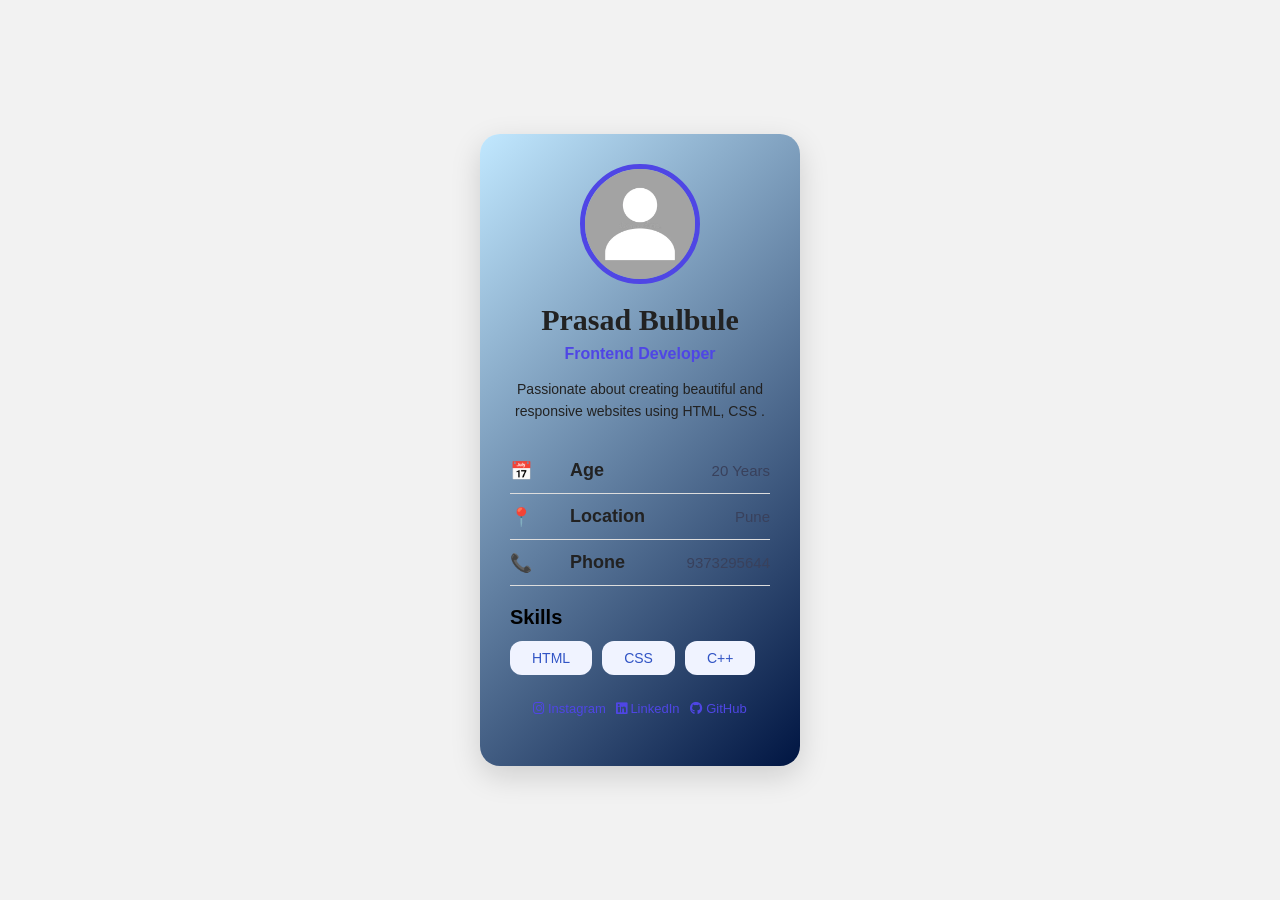
<file: PortFolio Card/Card.html>
<!DOCTYPE html>
<html lang="en">
<head>
    <meta charset="UTF-8">
    <meta name="viewport" content="width=device-width, initial-scale=1.0">
    <title>Document</title>
    <link rel="stylesheet" href="Card.css">
    <link rel="stylesheet" href="https://cdnjs.cloudflare.com/ajax/libs/font-awesome/6.5.2/css/all.min.css">
</head>
<body>
    <div class="card">
        <img src="./Profile.jpg"class="Profile">
        <h2>Prasad Bulbule</h2>
        <p class="role">Frontend Developer</p>
        <p class="bio">Passionate about creating beautiful and responsive websites
            using HTML, CSS .</p>
            <div class="info-section">
                <div class="info-row">
                    <span class="icon">📅</span>
                    <span class="label">Age</span>
                    <span class="value">20 Years</span>
                </div>
                <div class="info-row">
                    <span class="icon">📍</span>
                    <span class="label">Location</span>
                    <span class="value">Pune</span>
                </div>


                <div class="info-row">
                    <span class="icon">📞</span>
                    <span class="label">Phone</span>
                    <span class="value">9373295644</span>
                </div>
                 
                <h3>Skills</h3>
                <div class="skills">
                    <span>HTML</span>
                    <span>CSS</span>
                    <span>C++</span>
                    
                </div>
            </div>

           <div class="social">
    <a href="#"><i class="fa-brands fa-instagram"></i> Instagram</a>
    <a href="#"><i class="fa-brands fa-linkedin"></i> LinkedIn</a>
    <a href="#"><i class="fa-brands fa-github"></i> GitHub</a>
</div>
    </div>
</body>
</html>
</file>
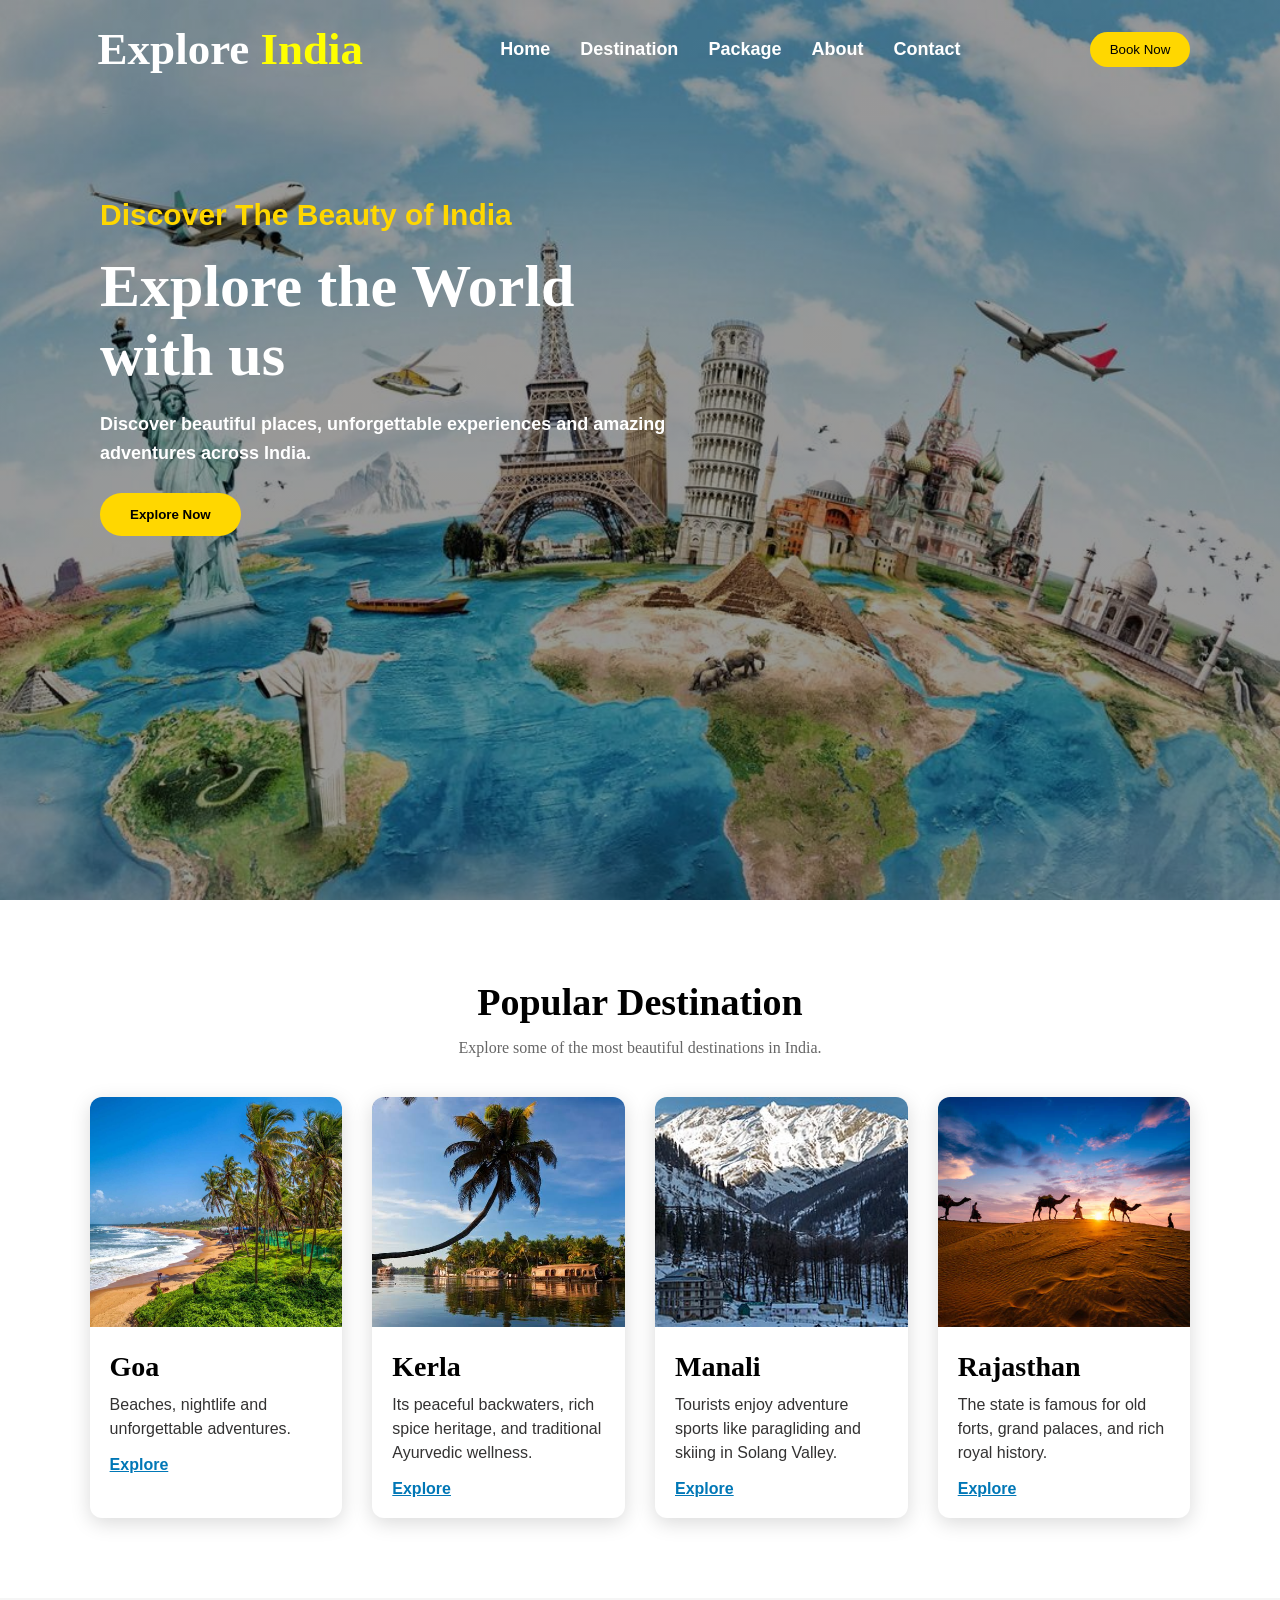
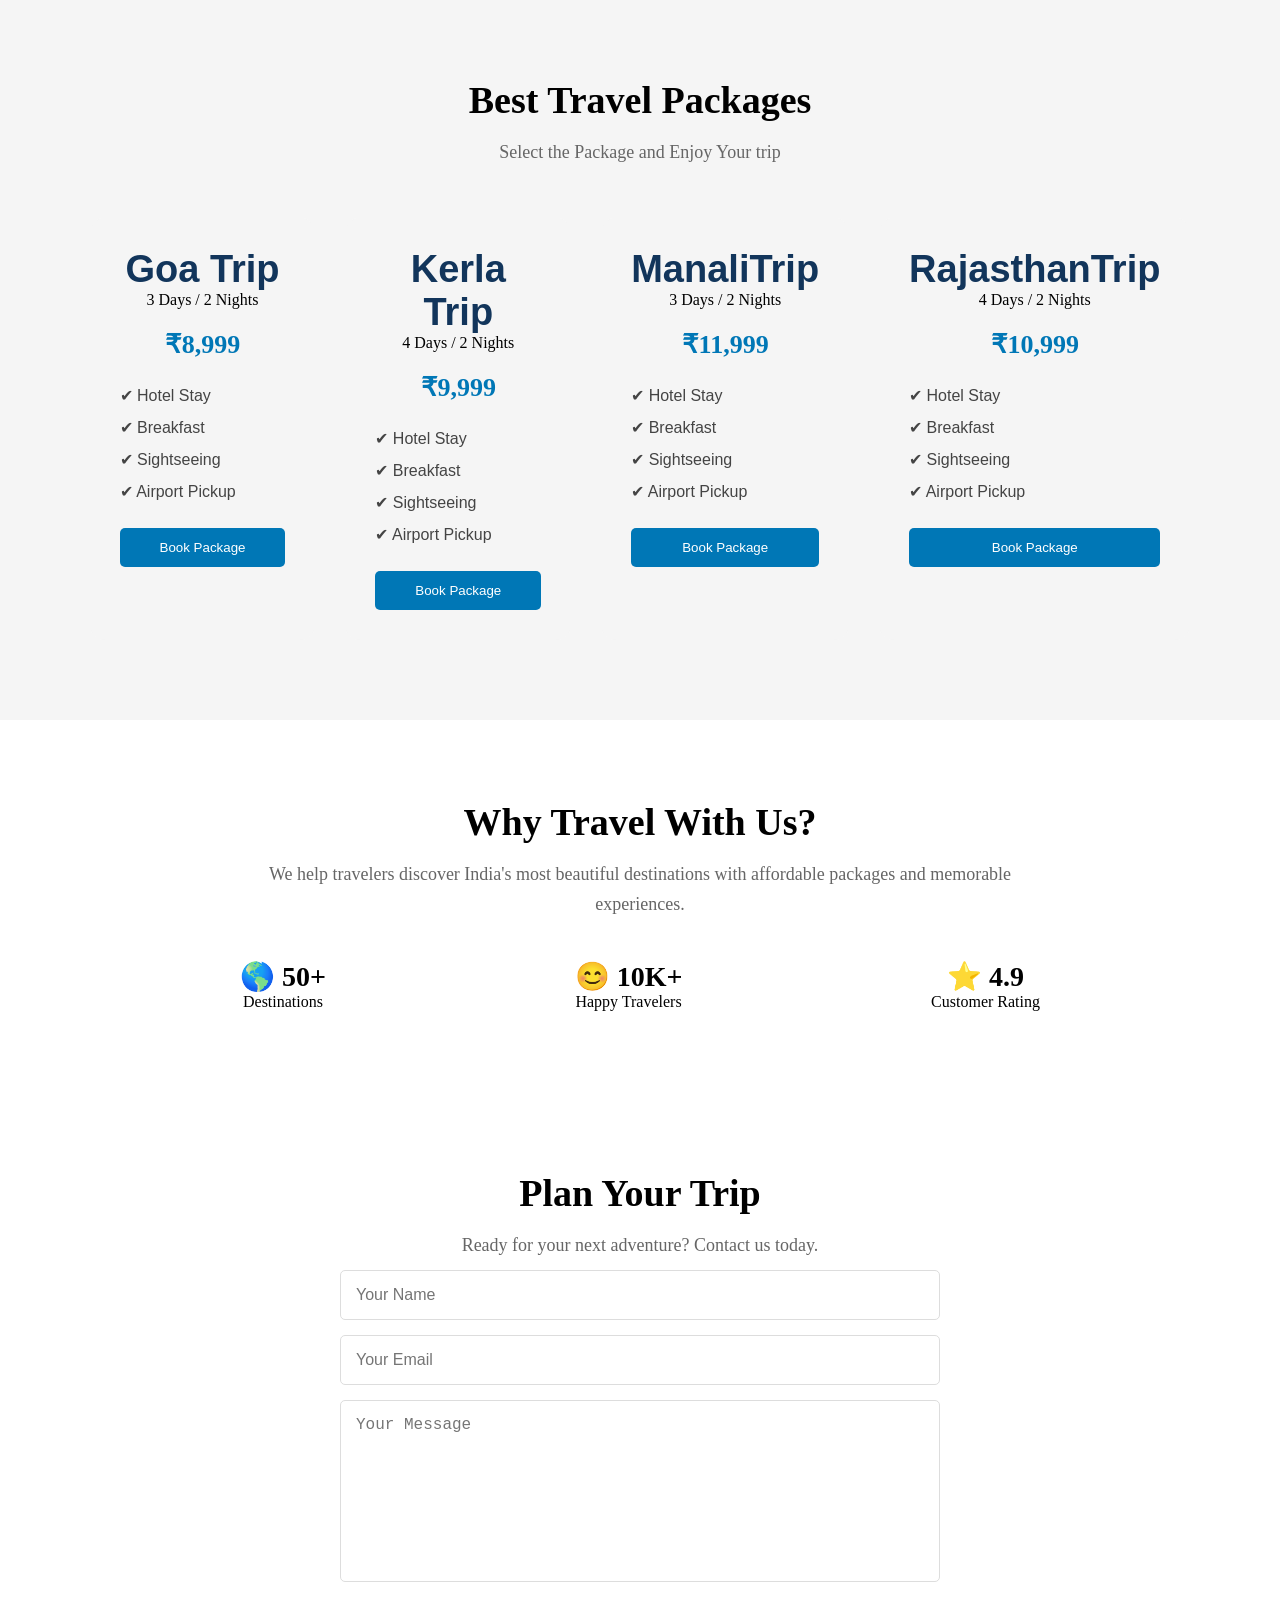
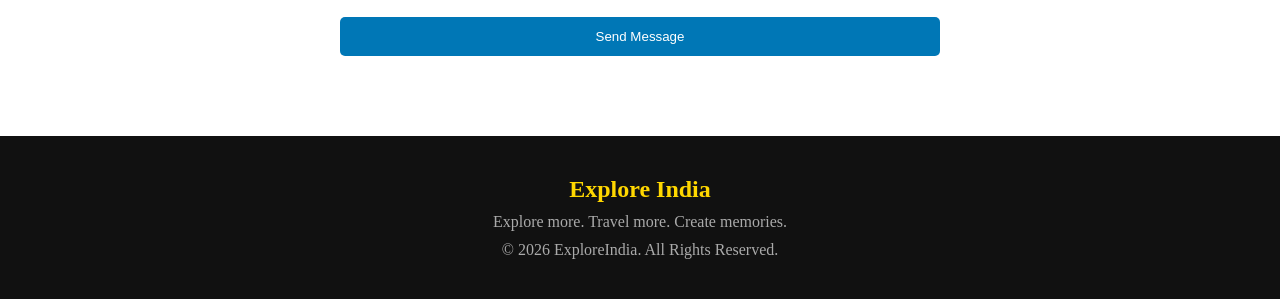
<file: TravelWeb/Travel.html>
<!DOCTYPE html>
<html lang="en">
<head>
    <meta charset="UTF-8">
    <meta name="viewport" content="width=device-width, initial-scale=1.0">
    <title>Document</title>
    <link rel="stylesheet" href="TravelStyle.css">
   
</head>
<body>
    <header>
      
        <nav class="navbar">
            
            <div class="logo">
               <h2> Explore <span>India</span></h2>
             </div>  
           
                 <ul class="nav-link" >
                <a href="#">Home</a></li>
                <a href="#destination">Destination</a>
                <a href="#package">Package</a>
                <a href="#about">About</a>
                 <a href="#contact">Contact</a>
            </ul>
            <button class="book-btn">Book Now</button>
        </nav>
    
    <div class="box">

    </div>
     <section  class="hero">

        <div class="hero-content">
            <p>Discover The Beauty of India</p>
            <h3>Explore the World <br> with us</h3>
            <p class="hero-text">
                Discover beautiful places, unforgettable experiences
                and amazing adventures across India.
            </p>
            <button class="explore-btn">
                Explore Now
            </button>
        </div>
     </section> 
</header>

<section id="destination" class="destinations">
    <h2>Popular Destination</h2>
    <p class="section-text ">Explore some of the most beautiful destinations in India.</p>
    <div class="destination-container">
        <div class="destination-card">
            <img src="./goa.jpg" alt="Goa">
            <div class="card-content">
                <h3>Goa</h3>
                <p>Beaches, nightlife and unforgettable adventures.</p>
                <a href="#">Explore</a>
            </div>
        </div>
        <div class="destination-card">
            <img src="./kerla.jpg" alt="Kerla">
            <div class="card-content">
                <h3>Kerla</h3>
                <p> Its peaceful backwaters, rich spice heritage, and traditional Ayurvedic wellness.</p>
                <a href="#">Explore</a>
            </div>
        </div>
        <div class="destination-card">
            <img src="./manali.jpg" alt="Manali">
            <div class="card-content">
                <h3>Manali</h3>
                <p>Tourists enjoy adventure sports like paragliding and skiing in Solang Valley.</p>
                <a href="#">Explore</a>
            </div>
        </div>
        <div class="destination-card">
            <img src="./rajasthan.jpg" alt="Rajasthan">
            <div class="card-content">
                <h3>Rajasthan</h3>
                <p>The state is famous for old forts, grand palaces, and rich royal history.</p>
                <a href="#">Explore</a>
            </div>
        </div>
    </div>
</section>

<section id="package" class="packages">
    <h2>Best Travel Packages</h2>
     <p>Select the Package and Enjoy Your trip</p>
     <div class="packages-container">
        <div class="packages-card">
             <h3>Goa Trip</h3>
                <p>3 Days / 2 Nights</p>
                <h4>₹8,999</h4>
                 <ul>
                    <li>✔ Hotel Stay</li>
                    <li>✔ Breakfast</li>
                    <li>✔ Sightseeing</li>
                    <li>✔ Airport Pickup</li>
                </ul>

                <button>Book Package</button>
        </div>
        <div class="packages-card">
             <h3>Kerla Trip</h3>
                <p>4 Days / 2 Nights</p>
                <h4>₹9,999</h4>
                 <ul>
                    <li>✔ Hotel Stay</li>
                    <li>✔ Breakfast</li>
                    <li>✔ Sightseeing</li>
                    <li>✔ Airport Pickup</li>
                </ul>

                <button>Book Package</button>
        </div>
        <div class="packages-card">
             <h3>ManaliTrip</h3>
                <p>3 Days / 2 Nights</p>
                <h4>₹11,999</h4>
                 <ul>
                    <li>✔ Hotel Stay</li>
                    <li>✔ Breakfast</li>
                    <li>✔ Sightseeing</li>
                    <li>✔ Airport Pickup</li>
                </ul>

                <button>Book Package</button>
        </div>
        <div class="packages-card">
             <h3>RajasthanTrip</h3>
                <p>4 Days / 2 Nights</p>
                <h4>₹10,999</h4>
                 <ul>
                    <li>✔ Hotel Stay</li>
                    <li>✔ Breakfast</li>
                    <li>✔ Sightseeing</li>
                    <li>✔ Airport Pickup</li>
                </ul>

                <button>Book Package</button>
        </div>
     </div>
</section>

<section id="about" class="about">
    <div class="about-content">
        <h2>Why Travel With Us?</h2>
        <p> We help travelers discover India's most beautiful
                destinations with affordable packages and memorable
                experiences.</p>
                <div class="features">
                    <div>
                        <h3>🌎 50+</h3>
                        <p>Destinations</p>
                    </div>
                     <div>
                        <h3>😊 10K+</h3>
                        <p>Happy Travelers</p>
                    </div>
                     <div>
                        <h3>⭐ 4.9</h3>
                        <p>Customer Rating</p>
                    </div>
                </div>
    </div>
</section>

<section id="contact" class="contact">
    <h2>Plan Your Trip</h2>
    <p> Ready for your next adventure?
            Contact us today.</p>
            <form>
                <input type="text" placeholder="Your Name">
                <input type="email" placeholder="Your Email">
                <textarea placeholder="Your Message"></textarea>

                <button type="submit">
                Send Message
            </button>
            </form>
</section>
<footer>
    <h2>Explore India</h2>
    <p>Explore more. Travel more. Create memories.</p>
    <p>© 2026 ExploreIndia. All Rights Reserved.</p>
</footer>
</body>
</html>
</file>
<file: PortFolio Card/Card.css>
*{
    margin: 0;
    padding: 0;
    box-sizing: border-box;
}
body{
    height: 100vh;
    display: flex;
    justify-content: center;
    align-items: center;
    background: #f2f2f2;
    font-family: Arial, sans-serif;
    
}
.card{
    width: 320px;
    padding: 30px;
    text-align: center;
     background: linear-gradient(135deg, #C1E8FF, #001542);
    border-radius: 20px;
    box-shadow: 0 10px 30px rgba(0, 0, 0, 0.15);

}
.Profile{
    height: 120px;
    width: 120px;
    border-radius: 50%;
    border: 5px solid #4f46e5;
    margin-bottom: 15px;
}
.card h2{
    font-size: 30px;
    font-family: 'Playfair Display', serif;
    font-weight: 700;
    margin-bottom: 8px;
    color: #222;
}
.role{
    margin-bottom: 15px;
    color: #4f46e5;
    font-size: 16px;
    font-weight: bold;
}
.bio{
    color: #222;
    font-size: 14px;
    font-family: Arial, Helvetica, sans-serif;
    line-height: 1.6;
    margin-bottom: 20px;
}
.social{
    display: flex;
    justify-content: center;
    gap:10px;
    margin-bottom: 20px;
}
.social a {
     text-decoration: none;
    color: #4f46e5;
    font-size: 13px;
}
.social a:hover{
     color: #222;
}
.info-section{
    width: 100%;
    margin: 26px auto;
    text-align: left;
}
.info-row{
    display: flex;
    align-items: center;
    padding: 1px -1px;
    border-bottom: 1px solid #ddd;
}
.icon{
    width: 45px;
    height: 45px;
    display: flex;
    justify-content: left;
    align-items: center;
    border-radius: 10px;
    margin-right: 15px;
    font-size: 18px;
}

.label{
    font-size: 18px;
    font-weight: bold;
    color: #222;
}
.value{
    margin-left: auto;
    color: #39415c;
    font-size: 15px;
}
.info-section h3{
    margin-top: 20px;
    margin-bottom: 12px;
    font-size: 20px;
}
.skills{
    display: flex;
    flex-wrap: wrap;
    gap: 10px;
}
.skills span{
    background: #f0f3ff;
    color: #3154c5;
    padding: 9px 22px;
    border-radius: 12px;
    font-size: 14px;
    font-weight: 500;
}
</file>
<file: TravelWeb/TravelStyle.css>
*{
    margin: 0;
    padding: 0;

}
header{
    height: 100vh;
    background-image:linear-gradient(rgba(0, 0, 0, 0.4), rgba(0, 0, 0, 0.4)),url("./bg.jpg") ;
    background-size: cover;
    background-position: center;
    background-repeat: no-repeat;
}
.navbar{
    display: flex;
    align-items: center;
    justify-content: space-between;
    padding: 20px 7%;
}

.logo{
    font-family: "Pacifico", cursive;
    font-size: 30px;
    padding: 3px 8px ;
}
.logo h2{
    color: white;
}
.logo span{
    color: yellow;
}
.nav-link{
    display: flex;
    gap: 30px;
}
.nav-link a{
    font-size: large;
    font-family: Arial, Helvetica, sans-serif;
    color: white;
    text-decoration: double;
    font-weight: 600;
    
}
.nav-links a:hover {
    color: #ffd700;
}
.book-btn {
    padding: 10px 20px;
    border: none;
    border-radius: 20px;
    background: #ffd700;
    cursor: pointer;
}

.hero-content {
    color:white;
    max-width: 600px;
    padding: 100px ;
}
.hero-content h3 {
    font-size: 65px;
    margin: 20px 0;
     font-family: "Playfair Display", serif;
    font-size: 60px;
    font-weight: 700;
}.hero-text {
    font-size: 18px;
    line-height: 1.6;
    font-family: "Poppins", sans-serif;
    font-weight: 600;
}
.hero-content > p:first-child {
    color: #ffd700;
     font-family: "Poppins", sans-serif;
    font-weight: 600;
    font-weight: bold;
    font-size: 30px;
}
.explore-btn{
    margin-top: 25px;
    padding: 14px 30px;
    border: none;
    border-radius: 25px;
    background: #ffd700;
    font-weight: bold;
    cursor: pointer;
}
.destinations {
    padding: 80px 7%;
    text-align: center;
}
.destinations h2,
.packages h2,
.about h2,
.contact h2 {
    font-size: 38px;
    font-weight: bold;
    margin-bottom: 15px;
}
.section-text {
    color: #666;
    margin-bottom: 40px;
}
.destination-container {
    display: grid;
    grid-template-columns: repeat(4, 1fr);
    gap: 30px;
}

.destination-card {
    background: white;
    border-radius: 12px;
    overflow: hidden;
    box-shadow: 0 5px 20px rgba(0,0,0,0.15);
    transition: 0.3s;
}

.destination-card:hover {
    transform: translateY(-10px);
}

.destination-card img {
    width: 100%;
    height: 230px;
    object-fit: cover;
}

.card-content {
    padding: 20px;
    text-align: left;
}

.card-content h3 {
    
    font-family: "Playfair Display", serif;
    font-size: 28px;
    font-weight: 700;
    margin-bottom: 10px;
}

.card-content p {
    
    color: #333232;
    font-family: "Poppins", sans-serif ;
    line-height: 1.5;
}

.card-content a {
    display: inline-block;
    margin-top: 15px;
    color: #0077b6;
   font-family: 'Segoe UI', Tahoma, Geneva, Verdana, sans-serif;
    font-weight: bold;
}
.packages{
    background: #f5f5f5;
    padding: 80px 7%;
    text-align: center;
}

.packages-container{
    display: flex;
    justify-content: center;
    gap: 30px;
    margin-top: 50px;
}
.packages-card{
    background-color:#f5f5f5;;
    width: 100%;
    padding: 30px;
    border-color: #666;
    border-radius: 15px;
    transition: 0.3s;
  
}
.packages > p{
    color: #666;
    line-height: 1.7;
    font-size: 18px;
}
.packages-card h3{
    color: #12355b;
    font-family: "Poppins", sans-serif;
    font-size: 38px;
    font-weight: 700;

}
.packages-card h4{
      font-family: "Playfair Display", serif;
       color: #0077b6;
    font-size: 26px;
    font-weight: 700;
      margin: 20px 0;
}
.packages-card ul{
   color: #444;
   font-family: "Poppins", sans-serif;
    list-style: none;
    text-align: left;
    line-height: 2;
    
}
.packages-card button {
    width: 100%;
    padding: 12px;
    margin-top: 20px;
    border: none;
    border-radius: 5px;
    background: #0077b6;
    color: white;
    cursor: pointer;
}
.packages-card:hover{
    transform: translateY(-10px);
}
.about{
    padding: 80px 0%;
    text-align: center;
}
.about-content{
    max-width: 800px;
    margin: auto;
}
.about-content > p {
    color: #666;
    line-height: 1.7;
    font-size: 18px;
}

.features{
    display: flex;
    justify-content: space-between;
    margin-top: 40px;
}

.features h3 {
    font-weight: 900;
    font-size: 28px;
}
.contact{
    padding: 80px 7%;
    text-align: center;
}
.contact > p{
    color: #666;
    line-height: 1.7;
    font-size: 18px;
    margin-bottom: 10px;

}
form{
    max-width: 600px;
    margin: auto;
    display: flex;
    flex-direction: column;
    gap: 15px;
}
input,
textarea {
    padding: 15px;
    border: 1px solid #ddd;
    border-radius: 5px;
    font-size: 16px;
}
textarea {
    height: 150px;
    resize: none;
}
form button{
     width: 100%;
    padding: 12px;
    margin-top: 20px;
    border: none;
    border-radius: 5px;
    background: #0077b6;
    color: white;
    cursor: pointer;
}
footer {
    background: #111;
    color: white;
    text-align: center;
    padding: 40px;
}
footer h2{
     color: #ffd700;
    margin-bottom: 10px;
}
footer p {
    margin-top: 10px;
    color: #aaa;
}
</file>
